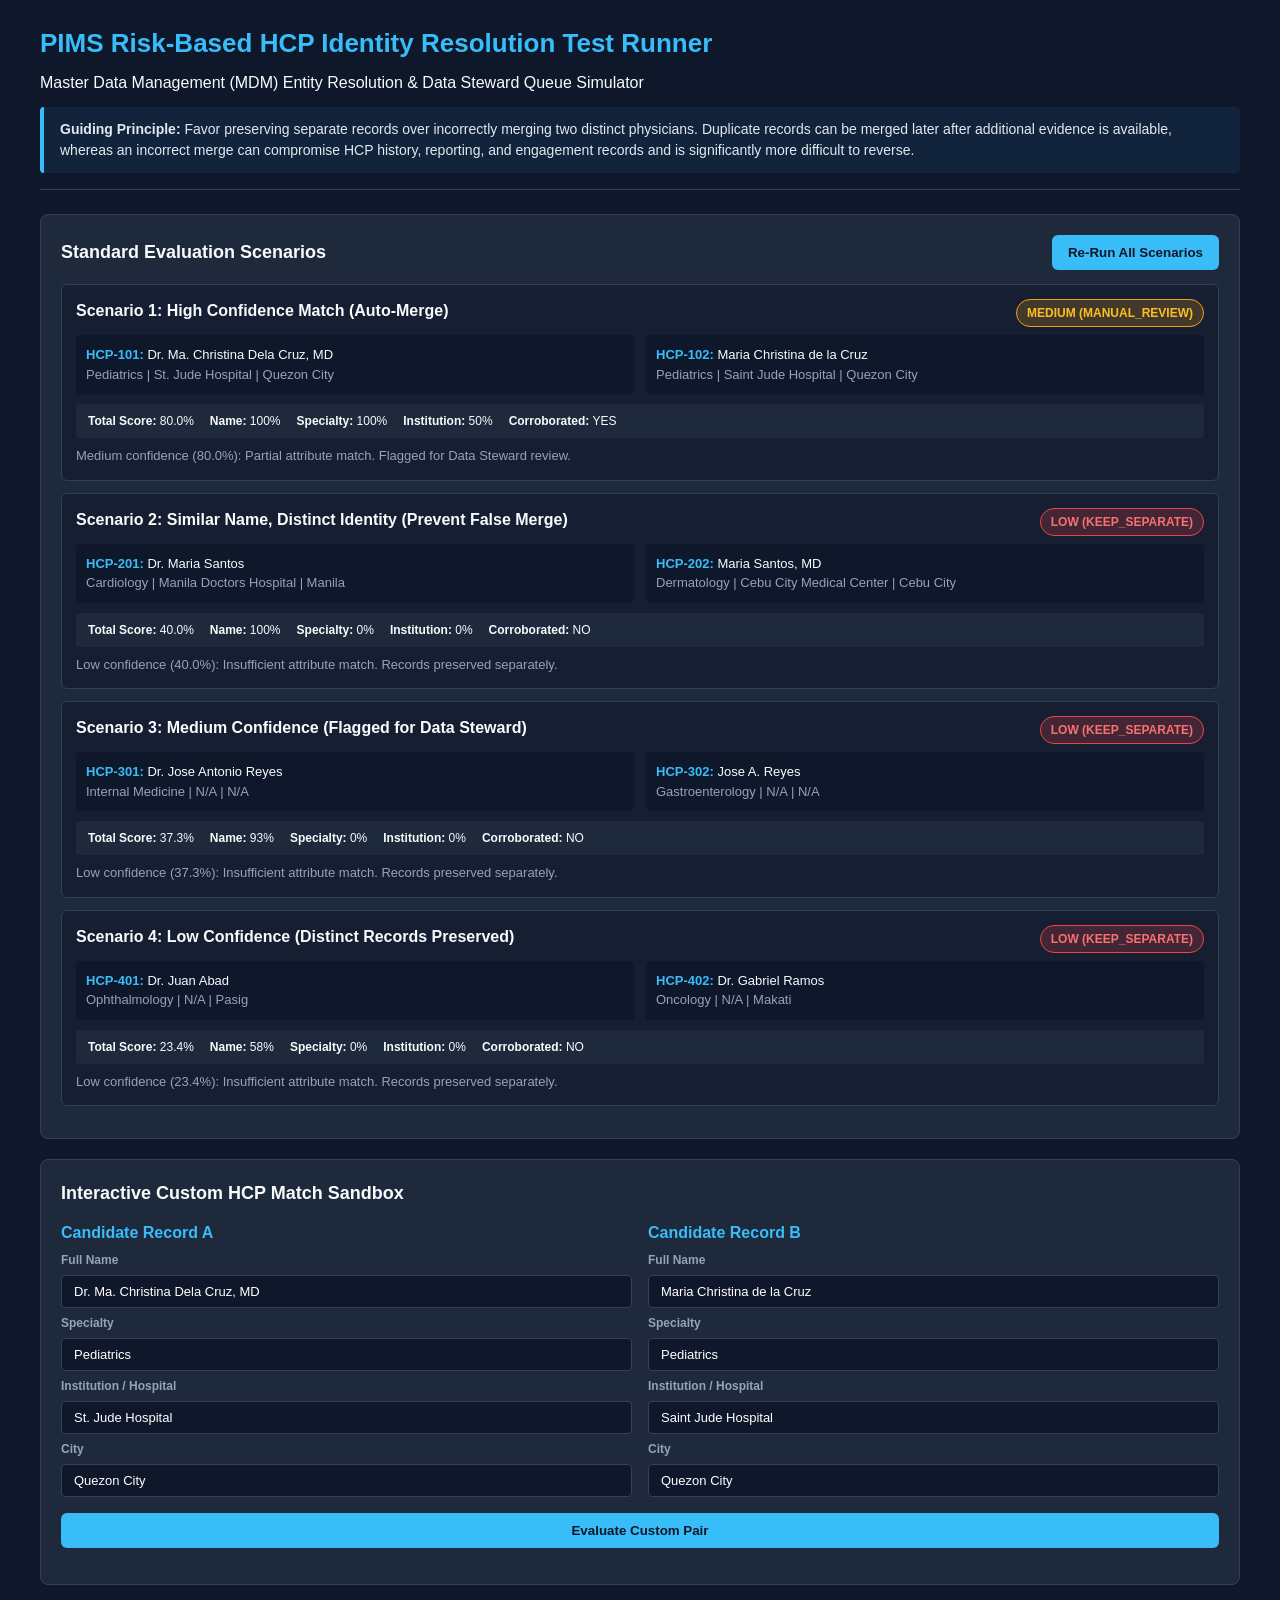
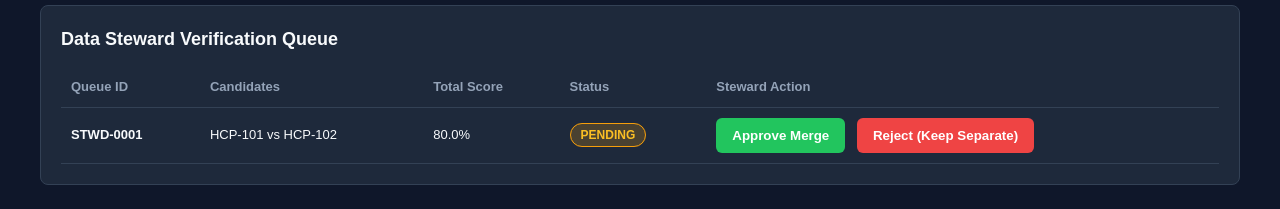
<file: test_runner.html>
<!DOCTYPE html>
<html lang="en">
<head>
  <meta charset="UTF-8">
  <meta name="viewport" content="width=device-width, initial-scale=1.0">
  <title>Risk-Based HCP Identity Resolution - Interactive Test Runner</title>
  <style>
    :root {
      --bg-dark: #0f172a;
      --card-bg: #1e293b;
      --card-border: #334155;
      --primary: #38bdf8;
      --primary-hover: #0284c7;
      --success: #22c55e;
      --warning: #f59e0b;
      --danger: #ef4444;
      --text-main: #f8fafc;
      --text-muted: #94a3b8;
    }

    * { box-sizing: border-box; margin: 0; padding: 0; }

    body {
      font-family: -apple-system, BlinkMacSystemFont, 'Segoe UI', Roboto, Helvetica, Arial, sans-serif;
      background-color: var(--bg-dark);
      color: var(--text-main);
      padding: 24px;
      line-height: 1.5;
    }

    .container {
      max-width: 1200px;
      margin: 0 auto;
    }

    header {
      margin-bottom: 24px;
      padding-bottom: 16px;
      border-bottom: 1px solid var(--card-border);
    }

    h1 {
      font-size: 26px;
      font-weight: 700;
      color: var(--primary);
      margin-bottom: 8px;
    }

    .guiding-principle {
      background-color: rgba(56, 189, 248, 0.08);
      border-left: 4px solid var(--primary);
      padding: 12px 16px;
      border-radius: 4px;
      font-size: 14px;
      color: #e2e8f0;
      margin-top: 12px;
    }

    .grid {
      display: grid;
      grid-template-columns: 1fr;
      gap: 20px;
    }

    .card {
      background-color: var(--card-bg);
      border: 1px solid var(--card-border);
      border-radius: 8px;
      padding: 20px;
    }

    .card-title {
      font-size: 18px;
      font-weight: 600;
      margin-bottom: 14px;
      display: flex;
      justify-content: space-between;
      align-items: center;
    }

    .badge {
      padding: 4px 10px;
      border-radius: 9999px;
      font-size: 12px;
      font-weight: 700;
      text-transform: uppercase;
    }

    .badge-high { background-color: rgba(34, 197, 94, 0.2); color: #4ade80; border: 1px solid #22c55e; }
    .badge-medium { background-color: rgba(245, 158, 11, 0.2); color: #fbbf24; border: 1px solid #f59e0b; }
    .badge-low { background-color: rgba(239, 68, 68, 0.2); color: #f87171; border: 1px solid #ef4444; }

    .scenario-box {
      background-color: rgba(15, 23, 42, 0.5);
      border: 1px solid #334155;
      border-radius: 6px;
      padding: 14px;
      margin-bottom: 12px;
    }

    .record-comparison {
      display: grid;
      grid-template-columns: 1fr 1fr;
      gap: 12px;
      margin-bottom: 10px;
      font-size: 13px;
    }

    .record-col {
      background-color: #0f172a;
      padding: 10px;
      border-radius: 4px;
    }

    .record-col strong { color: var(--primary); }

    .scores-row {
      display: flex;
      gap: 16px;
      font-size: 12px;
      background-color: #1e293b;
      padding: 8px 12px;
      border-radius: 4px;
      margin-bottom: 8px;
    }

    .explanation-text {
      font-size: 13px;
      color: var(--text-muted);
    }

    .interactive-form {
      display: grid;
      grid-template-columns: 1fr 1fr;
      gap: 16px;
      margin-bottom: 16px;
    }

    .form-group {
      display: flex;
      flex-direction: column;
      gap: 6px;
    }

    label { font-size: 12px; font-weight: 600; color: var(--text-muted); }

    input {
      background-color: #0f172a;
      border: 1px solid var(--card-border);
      border-radius: 4px;
      padding: 8px 12px;
      color: #fff;
      font-size: 13px;
    }

    button {
      background-color: var(--primary);
      color: #0f172a;
      font-weight: 700;
      border: none;
      padding: 10px 16px;
      border-radius: 6px;
      cursor: pointer;
      transition: background 0.2s;
    }

    button:hover { background-color: var(--primary-hover); }

    .btn-approve { background-color: var(--success); color: #fff; margin-right: 8px; }
    .btn-reject { background-color: var(--danger); color: #fff; }

    table {
      width: 100%;
      border-collapse: collapse;
      font-size: 13px;
      margin-top: 10px;
    }

    th, td {
      padding: 10px;
      text-align: left;
      border-bottom: 1px solid var(--card-border);
    }

    th { color: var(--text-muted); font-weight: 600; }
  </style>
</head>
<body>
  <div class="container">
    <header>
      <h1>PIMS Risk-Based HCP Identity Resolution Test Runner</h1>
      <p class="text-muted">Master Data Management (MDM) Entity Resolution & Data Steward Queue Simulator</p>
      <div class="guiding-principle">
        <strong>Guiding Principle:</strong> Favor preserving separate records over incorrectly merging two distinct physicians. Duplicate records can be merged later after additional evidence is available, whereas an incorrect merge can compromise HCP history, reporting, and engagement records and is significantly more difficult to reverse.
      </div>
    </header>

    <div class="grid">
      <!-- Built-in Test Scenarios -->
      <div class="card">
        <div class="card-title">
          <span>Standard Evaluation Scenarios</span>
          <button onclick="runAllScenarios()">Re-Run All Scenarios</button>
        </div>
        <div id="scenarios-container"></div>
      </div>

      <!-- Sandbox Custom Test Pair -->
      <div class="card">
        <div class="card-title">Interactive Custom HCP Match Sandbox</div>
        <div class="interactive-form">
          <div class="form-group">
            <h4 style="color: var(--primary);">Candidate Record A</h4>
            <label>Full Name</label>
            <input type="text" id="a_name" value="Dr. Ma. Christina Dela Cruz, MD">
            <label>Specialty</label>
            <input type="text" id="a_spec" value="Pediatrics">
            <label>Institution / Hospital</label>
            <input type="text" id="a_inst" value="St. Jude Hospital">
            <label>City</label>
            <input type="text" id="a_city" value="Quezon City">
          </div>
          <div class="form-group">
            <h4 style="color: var(--primary);">Candidate Record B</h4>
            <label>Full Name</label>
            <input type="text" id="b_name" value="Maria Christina de la Cruz">
            <label>Specialty</label>
            <input type="text" id="b_spec" value="Pediatrics">
            <label>Institution / Hospital</label>
            <input type="text" id="b_inst" value="Saint Jude Hospital">
            <label>City</label>
            <input type="text" id="b_city" value="Quezon City">
          </div>
        </div>
        <button onclick="testCustomPair()" style="width: 100%;">Evaluate Custom Pair</button>

        <div id="custom-result" style="margin-top: 16px;"></div>
      </div>

      <!-- Data Steward Review Queue -->
      <div class="card">
        <div class="card-title">Data Steward Verification Queue</div>
        <table id="steward-table">
          <thead>
            <tr>
              <th>Queue ID</th>
              <th>Candidates</th>
              <th>Total Score</th>
              <th>Status</th>
              <th>Steward Action</th>
            </tr>
          </thead>
          <tbody id="steward-tbody"></tbody>
        </table>
      </div>
    </div>
  </div>

  <script src="src/hcp_identity_resolution.js"></script>
  <script>
    const matcher = new HCPMatcher();
    let stewardQueue = [];

    const scenariosData = [
      {
        title: "Scenario 1: High Confidence Match (Auto-Merge)",
        recA: { id: "HCP-101", full_name: "Dr. Ma. Christina Dela Cruz, MD", specialty: "Pediatrics", institution_name: "St. Jude Hospital", city: "Quezon City" },
        recB: { id: "HCP-102", full_name: "Maria Christina de la Cruz", specialty: "Pediatrics", institution_name: "Saint Jude Hospital", city: "Quezon City" }
      },
      {
        title: "Scenario 2: Similar Name, Distinct Identity (Prevent False Merge)",
        recA: { id: "HCP-201", full_name: "Dr. Maria Santos", specialty: "Cardiology", institution_name: "Manila Doctors Hospital", city: "Manila" },
        recB: { id: "HCP-202", full_name: "Maria Santos, MD", specialty: "Dermatology", institution_name: "Cebu City Medical Center", city: "Cebu City" }
      },
      {
        title: "Scenario 3: Medium Confidence (Flagged for Data Steward)",
        recA: { id: "HCP-301", full_name: "Dr. Jose Antonio Reyes", specialty: "Internal Medicine" },
        recB: { id: "HCP-302", full_name: "Jose A. Reyes", specialty: "Gastroenterology" }
      },
      {
        title: "Scenario 4: Low Confidence (Distinct Records Preserved)",
        recA: { id: "HCP-401", full_name: "Dr. Juan Abad", specialty: "Ophthalmology", city: "Pasig" },
        recB: { id: "HCP-402", full_name: "Dr. Gabriel Ramos", specialty: "Oncology", city: "Makati" }
      }
    ];

    function runAllScenarios() {
      const container = document.getElementById("scenarios-container");
      container.innerHTML = "";
      stewardQueue = [];
      let qCount = 1;

      scenariosData.forEach((sc) => {
        const res = matcher.evaluatePair(sc.recA, sc.recB);
        let badgeClass = "badge-low";
        if (res.confidence_tier === "HIGH") badgeClass = "badge-high";
        else if (res.confidence_tier === "MEDIUM") badgeClass = "badge-medium";

        if (res.recommended_action === "MANUAL_REVIEW") {
          stewardQueue.push({
            queueId: `STWD-000${qCount++}`,
            recA: sc.recA.id,
            recB: sc.recB.id,
            score: (res.total_score * 100).toFixed(1) + "%",
            status: "PENDING"
          });
        }

        const box = document.createElement("div");
        box.className = "scenario-box";
        box.innerHTML = `
          <div style="display: flex; justify-content: space-between; margin-bottom: 8px;">
            <strong>${sc.title}</strong>
            <span class="badge ${badgeClass}">${res.confidence_tier} (${res.recommended_action})</span>
          </div>
          <div class="record-comparison">
            <div class="record-col">
              <strong>${sc.recA.id}:</strong> ${sc.recA.full_name}<br>
              <span style="color: #94a3b8;">${sc.recA.specialty || 'N/A'} | ${sc.recA.institution_name || 'N/A'} | ${sc.recA.city || 'N/A'}</span>
            </div>
            <div class="record-col">
              <strong>${sc.recB.id}:</strong> ${sc.recB.full_name}<br>
              <span style="color: #94a3b8;">${sc.recB.specialty || 'N/A'} | ${sc.recB.institution_name || 'N/A'} | ${sc.recB.city || 'N/A'}</span>
            </div>
          </div>
          <div class="scores-row">
            <span><strong>Total Score:</strong> ${(res.total_score * 100).toFixed(1)}%</span>
            <span><strong>Name:</strong> ${(res.name_score * 100).toFixed(0)}%</span>
            <span><strong>Specialty:</strong> ${(res.specialty_score * 100).toFixed(0)}%</span>
            <span><strong>Institution:</strong> ${(res.institution_score * 100).toFixed(0)}%</span>
            <span><strong>Corroborated:</strong> ${res.is_corroborated ? 'YES' : 'NO'}</span>
          </div>
          <div class="explanation-text">${res.explanation}</div>
        `;
        container.appendChild(box);
      });

      renderStewardTable();
    }

    function renderStewardTable() {
      const tbody = document.getElementById("steward-tbody");
      tbody.innerHTML = "";

      if (stewardQueue.length === 0) {
        tbody.innerHTML = `<tr><td colspan="5" style="color: #94a3b8; text-align: center;">No pending items in queue.</td></tr>`;
        return;
      }

      stewardQueue.forEach((item, idx) => {
        const tr = document.createElement("tr");
        tr.innerHTML = `
          <td><strong>${item.queueId}</strong></td>
          <td>${item.recA} vs ${item.recB}</td>
          <td>${item.score}</td>
          <td><span class="badge ${item.status === 'PENDING' ? 'badge-medium' : 'badge-high'}">${item.status}</span></td>
          <td>
            ${item.status === 'PENDING' ? `
              <button class="btn-approve" onclick="resolveSteward(${idx}, 'APPROVED_MERGE')">Approve Merge</button>
              <button class="btn-reject" onclick="resolveSteward(${idx}, 'REJECTED_SEPARATE')">Reject (Keep Separate)</button>
            ` : `<span style="color: #94a3b8;">Resolved</span>`}
          </td>
        `;
        tbody.appendChild(tr);
      });
    }

    function resolveSteward(idx, action) {
      stewardQueue[idx].status = action;
      renderStewardTable();
    }

    function testCustomPair() {
      const recA = {
        id: "CUSTOM-A",
        full_name: document.getElementById("a_name").value,
        specialty: document.getElementById("a_spec").value,
        institution_name: document.getElementById("a_inst").value,
        city: document.getElementById("a_city").value
      };
      const recB = {
        id: "CUSTOM-B",
        full_name: document.getElementById("b_name").value,
        specialty: document.getElementById("b_spec").value,
        institution_name: document.getElementById("b_inst").value,
        city: document.getElementById("b_city").value
      };

      const res = matcher.evaluatePair(recA, recB);
      let badgeClass = "badge-low";
      if (res.confidence_tier === "HIGH") badgeClass = "badge-high";
      else if (res.confidence_tier === "MEDIUM") badgeClass = "badge-medium";

      const out = document.getElementById("custom-result");
      out.innerHTML = `
        <div class="scenario-box">
          <div style="display: flex; justify-content: space-between; margin-bottom: 8px;">
            <strong>Custom Pair Evaluation Result</strong>
            <span class="badge ${badgeClass}">${res.confidence_tier} (${res.recommended_action})</span>
          </div>
          <div class="scores-row">
            <span><strong>Total Score:</strong> ${(res.total_score * 100).toFixed(1)}%</span>
            <span><strong>Name Similarity:</strong> ${(res.name_score * 100).toFixed(0)}%</span>
            <span><strong>Specialty:</strong> ${(res.specialty_score * 100).toFixed(0)}%</span>
            <span><strong>Institution:</strong> ${(res.institution_score * 100).toFixed(0)}%</span>
            <span><strong>Corroborated:</strong> ${res.is_corroborated ? 'YES' : 'NO'}</span>
          </div>
          <div class="explanation-text">${res.explanation}</div>
        </div>
      `;
    }

    // Auto load on start
    runAllScenarios();
  </script>
</body>
</html>
</file>
